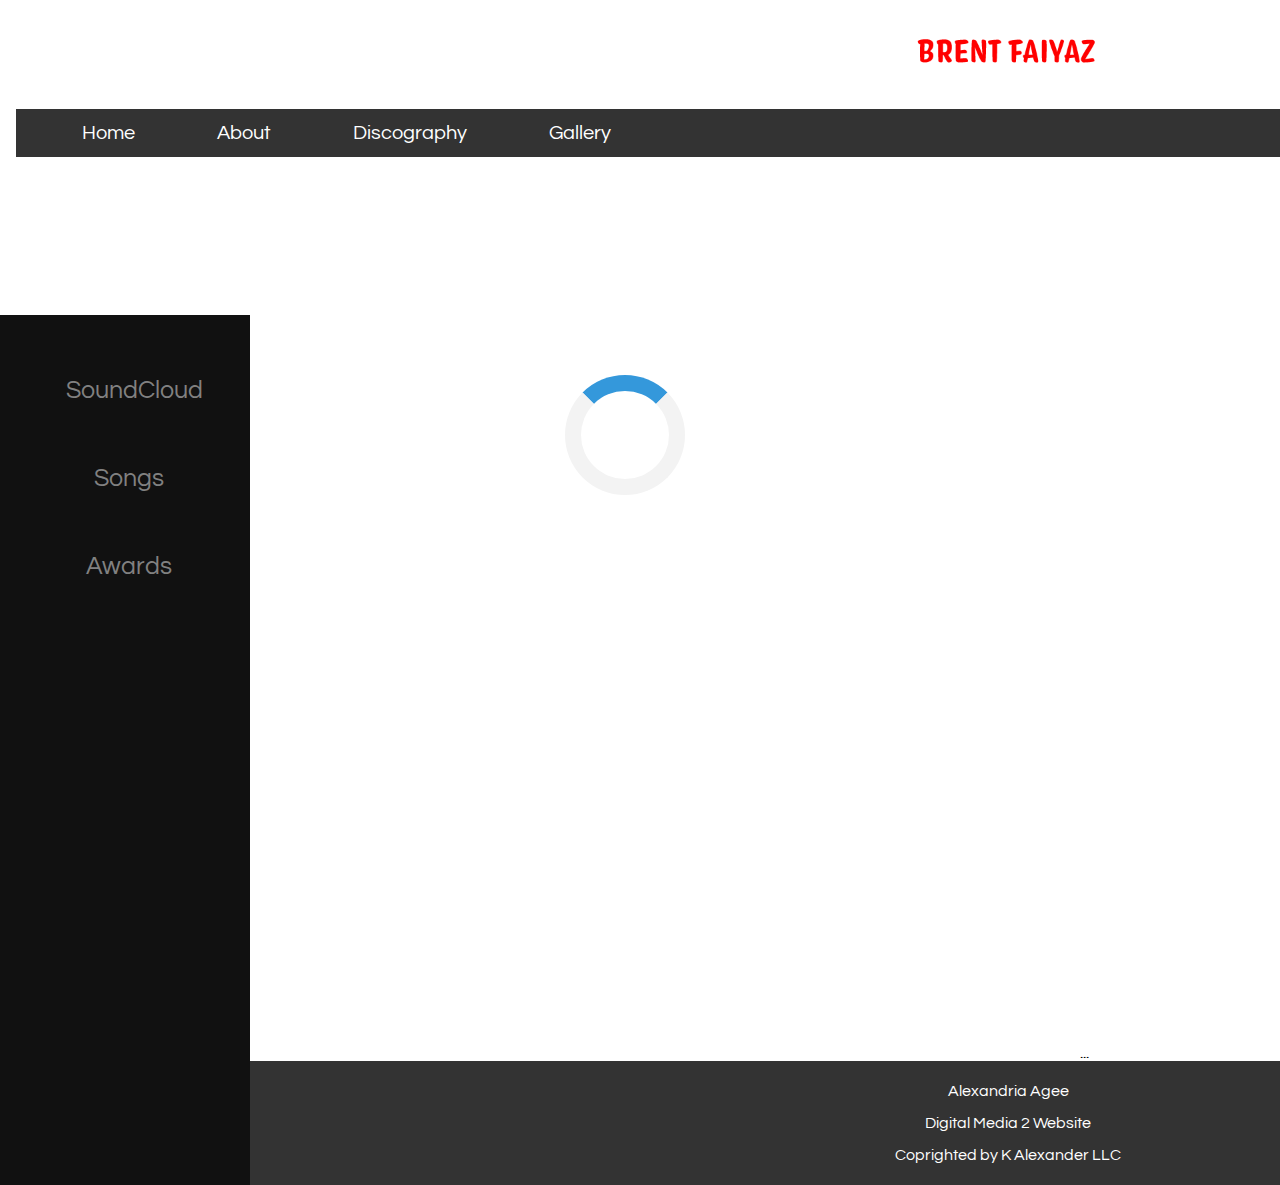
<file: index.html>
<!DOCTYPE html>
<html>
<head>
    <meta charset="UTF-8">
    
    <meta name="viewport" content="width=device-width, initial-scale=1">
    
<style>

    
    /* Center the loader */
#loader {
  position: absolute;
  left: 50%;
  top: 50%;
  z-index: 1;
  width: 150px;
  height: 150px;
  margin: -75px 0 0 -75px;
  border: 16px solid #f3f3f3;
  border-radius: 50%;
  border-top: 16px solid #3498db;
  width: 120px;
  height: 120px;
  -webkit-animation: spin 2s linear infinite;
  animation: spin 2s linear infinite;
}

@-webkit-keyframes spin {
  0% { -webkit-transform: rotate(0deg); }
  100% { -webkit-transform: rotate(360deg); }
}

@keyframes spin {
  0% { transform: rotate(0deg); }
  100% { transform: rotate(360deg); }
}

/* Add animation to "page content" */
.animate-bottom {
  position: relative;
  -webkit-animation-name: animatebottom;
  -webkit-animation-duration: 1s;
  animation-name: animatebottom;
  animation-duration: 1s
}

@-webkit-keyframes animatebottom {
  from { bottom:-100px; opacity:0 } 
  to { bottom:0px; opacity:1 }
}

@keyframes animatebottom { 
  from{ bottom:-100px; opacity:0 } 
  to{ bottom:0; opacity:1 }
}

#myDiv {
  display: none;
  text-align: center;
}
</style>
</head>
<body onload="myFunction()" style="margin:0;">

<div id="loader"></div>

<div style="display:none;" id="myDiv" class="animate-bottom">
  <h2>Welcome</h2>
  <p>This is Brent Faiyaz`s Official Site</p>
</div>

<script>
var myVar;

function myFunction() {
  myVar = setTimeout(showPage, 3000);
}

function showPage() {
  document.getElementById("loader").style.display = "none";
  document.getElementById("myDiv").style.display = "block";
}
</script> 

    
    
<title>SONDER</title>
    
    
    <!-- how to add a stylesheet -->
    <link href="css/about.css" rel="stylesheet" type="text/css">
    
     <link href="https://fonts.googleapis.com/css?family=Questrial&display=swap" rel="stylesheet">
    
    <link href="https://fonts.googleapis.com/css?family=Nunito|Slabo+27px|Staatliches&display=swap" rel="stylesheet">
    
<body>   

    <div class="logo">
        <img src="img/text for site -01.png" alt="place holder" width= "200px">
        </div>
        
<div id="topnav">
    <a href="index.html">Home</a>
    <a href="About.html">About</a>
    <a href="Discography.html">Discography</a>
    <a href="Gallery.html">Gallery</a>
    
        
</div>
    <!-- Header image-->
    <div class="bg"></div>
<div class="sidenav">
  <a href="SoundCloud.html">SoundCloud</a>
  <a href="Songs.html">Songs</a>
  <a href="Awards.html">Awards</a>
  
</div>

<!-- Page content -->
<div class="main">
  ...
</div>

    
    
    
        
    
</body>
    </body>
    
    <footer>
  <p> Alexandria Agee </p>
  <p>Digital Media 2 Website </p>
  <p><emphasis>Coprighted by K Alexander LLC</emphasis> </p>
</footer>

</html>
</file>
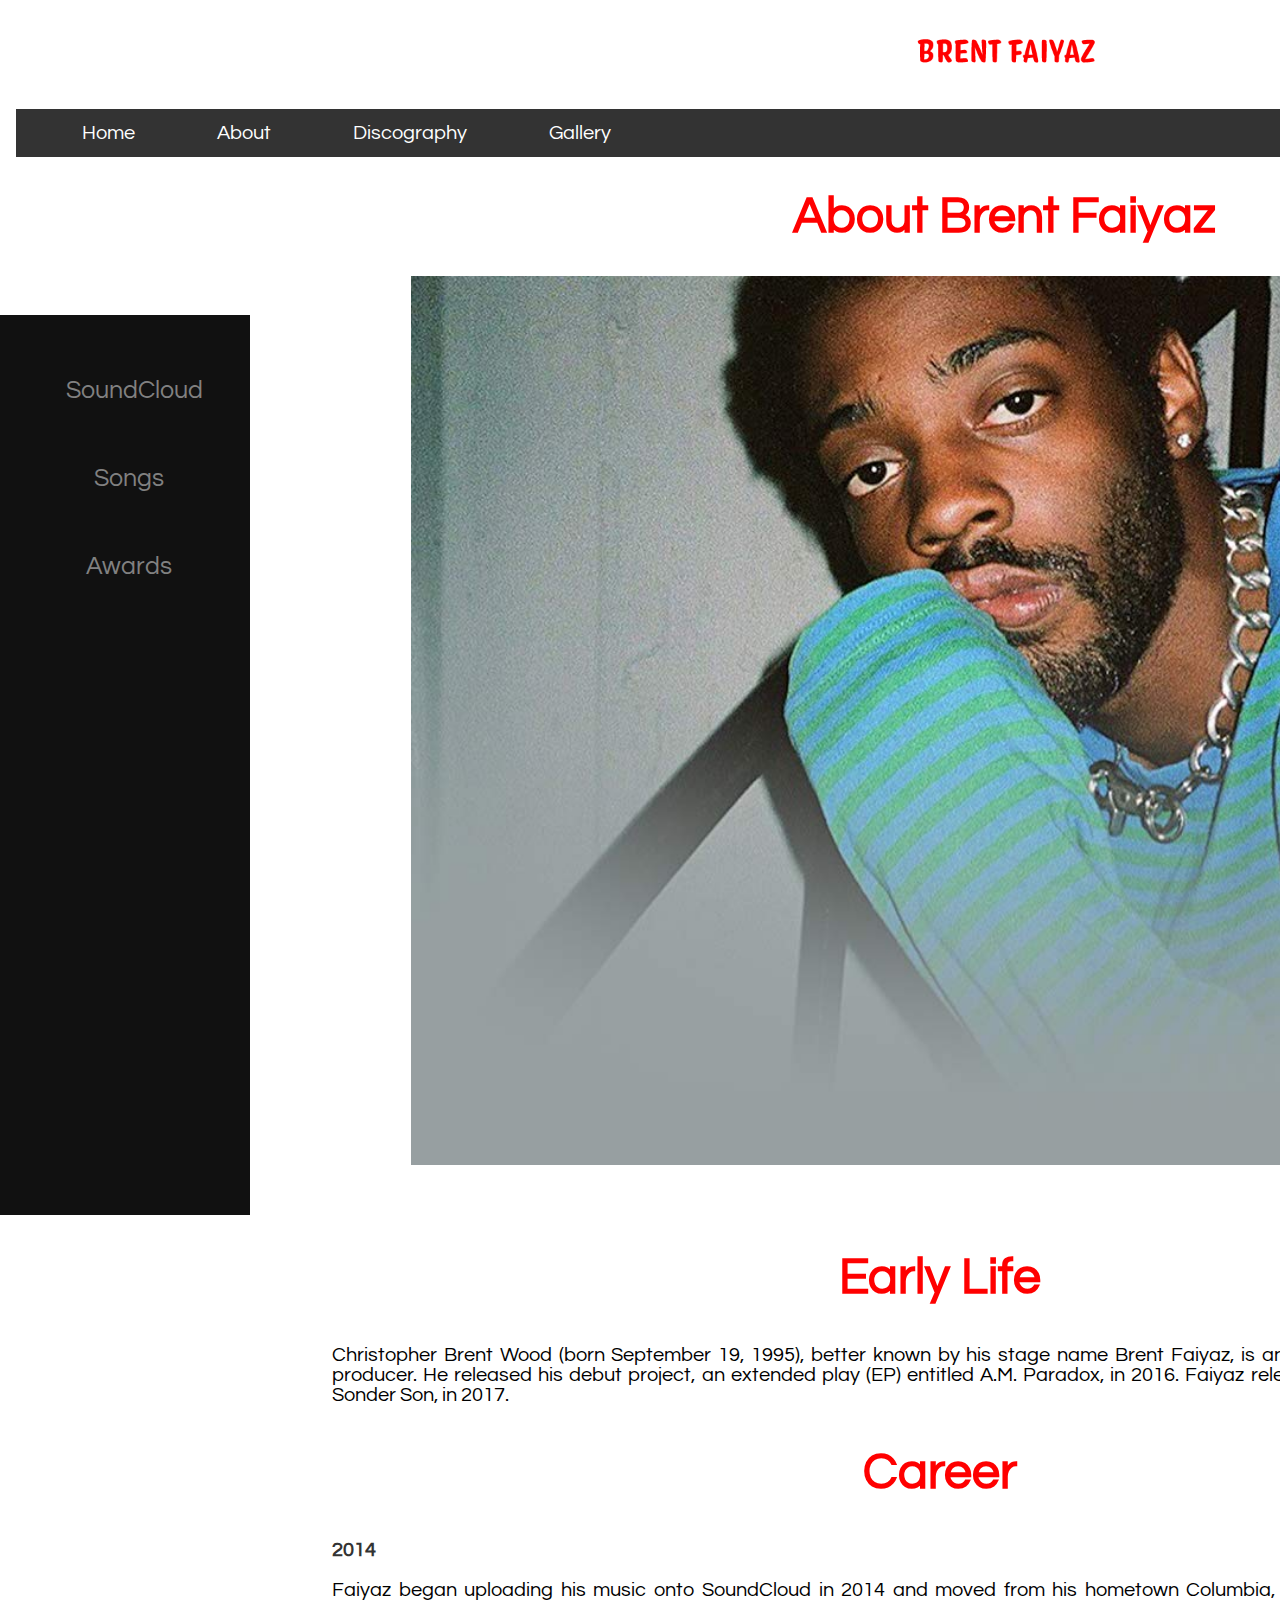
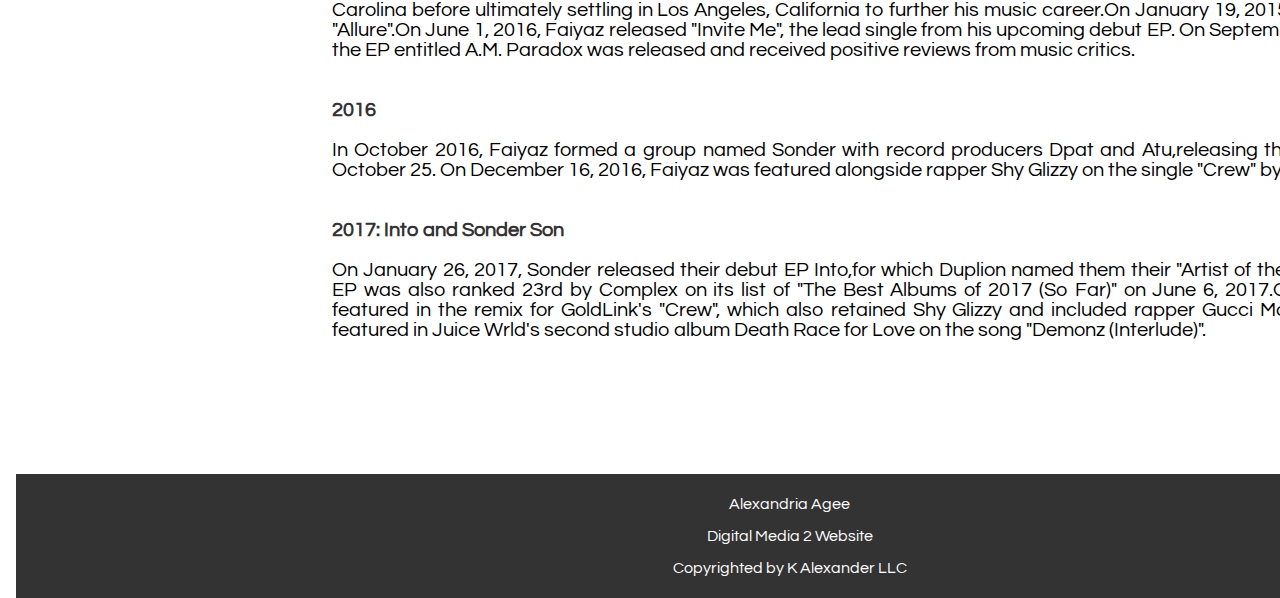
<file: About.html>
<!DOCTYPE html>
<html>
<head>
      <!-- stylesheet -->
    <link href="css/about.css" rel="stylesheet" type="text/css">
    
    <!-- typeface links -->
     <link href="https://fonts.googleapis.com/css?family=Questrial&display=swap" rel="stylesheet">
    
    <link href="https://fonts.googleapis.com/css?family=Nunito|Slabo+27px|Staatliches&display=swap" rel="stylesheet">

    <title>About</title>
</head>

<body>
    <div class="logo">
        <img src="img/text for site -01.png" alt="place holder" width= "200px">
        </div>
        
    <!-- navigation bar -->
    <div id="topnav">
    <a href="index.html">Home</a>
    <a href="About.html">About</a>
    <a href="Discography.html">Discography</a>
    <a href="Gallery.html">Gallery</a>
        
</div>
   <div class="sidenav">
  <a href="SoundCloud.html">SoundCloud</a>
  <a href="Songs.html">Songs</a>
  <a href="Awards.html">Awards</a>
  
</div>

    <h1><strong>About Brent Faiyaz</strong></h1>
       
    
    <!-- header image -->
    <div class = "aboutheader">
        <img src="img/B1uBTNIcB-S._SL1000_.jpg" alt="place holder" width= "60%">
    
    </div>
    <!-- end header image -->
    
   <div class = "aboutheader"> 
    <div id="ul">
    
        <ul>
            <li><strong>Name:</strong> Christopher Brent Wood</li>
            <li><strong>Artist name:</strong> Brent Faiyaz</li>
            <li><strong>Born: </strong>September 19,1995</li>       
            <li><strong>Birth Location: </strong>Columbia, Maryland, U.S</li>
            <li><strong>Genre: </strong>RnB/Hip Hop</li>
            <li><strong>Occupation: </strong>Singer/Record producer</li>
            <li><strong>Instruments: </strong>vocals</li>
            <li><strong>Labels: </strong>Lost Kids</li>
            <li><strong>Associated acts: </strong>Sonder</li>
            <li><strong>Website: </strong>www.brentfaiyaz.com</li>
        </ul>
    </div>
    </div>
    <br>
    <!-- Body text -->
<div class = "paragraph"> 
<h2><strong>Early Life </strong></h2>

    Christopher Brent Wood (born September 19, 1995), better known by his stage name Brent Faiyaz, is an American singer and record producer. He released his debut project, an extended play (EP) entitled A.M. Paradox, in 2016. Faiyaz released his debut studio album, Sonder Son, in 2017. 
    
    
    
    <h2><strong>Career</strong></h2>
        <h3><emphasis>2014</emphasis></h3>
        Faiyaz began uploading his music onto SoundCloud in 2014 and moved from his hometown Columbia, Maryland to Charlotte, North Carolina before ultimately settling in Los Angeles, California to further his music career.On January 19, 2015, he released his debut single "Allure".On June 1, 2016, Faiyaz released "Invite Me", the lead single from his upcoming debut EP. On September 19, 2016, his 21st birthday, the EP entitled A.M. Paradox was released and received positive reviews from music critics.
    <br>
    <br>
        <h3><emphasis>2016</emphasis></h3>
        In October 2016, Faiyaz formed a group named Sonder with record producers Dpat and Atu,releasing their debut single "Too Fast" on October 25. On December 16, 2016, Faiyaz was featured alongside rapper Shy Glizzy on the single "Crew" by rapper GoldLink.
    <br>
    <br>
        <h3><emphasis>2017: Into and Sonder Son</emphasis></h3>
        On January 26, 2017, Sonder released their debut EP Into,for which Duplion named them their "Artist of the Month" for January 2017.The EP was also ranked 23rd by Complex on its list of "The Best Albums of 2017 (So Far)" on June 6, 2017.On June 21, 2017, Faiyaz was featured in the remix for GoldLink's "Crew", which also retained Shy Glizzy and included rapper Gucci Mane.On March 8, 2019, Faiyaz featured in Juice Wrld's second studio album Death Race for Love on the song "Demonz (Interlude)".

    </div>
    
    
</body>
    <br>
    <br>
    <br>
    <br><br>
    <br>
    <br>
    <br>
    <footer>
  <p> Alexandria Agee </p>
  <p>Digital Media 2 Website </p>
  <p><emphasis>Copyrighted by K Alexander LLC</emphasis> </p>
</footer>
</html>
</file>
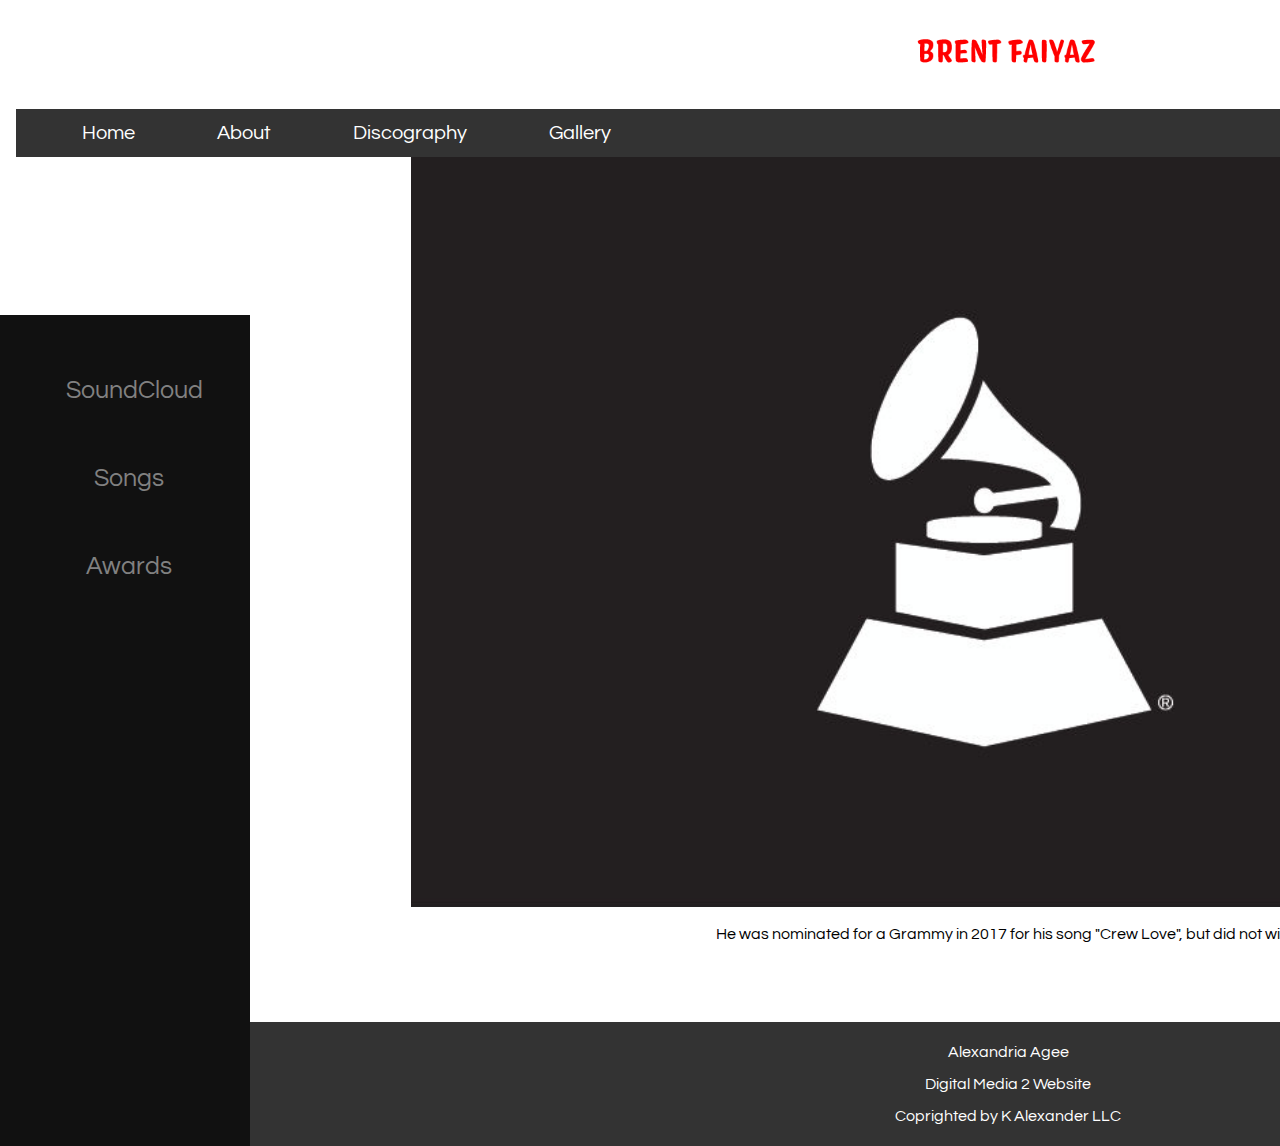
<file: Awards.html>
<!DOCTYPE html>
<html>
<head>
      <!-- stylesheet -->
    <link href="css/about.css" rel="stylesheet" type="text/css">
    
    <!-- typeface links -->
     <link href="https://fonts.googleapis.com/css?family=Questrial&display=swap" rel="stylesheet">
    
    <link href="https://fonts.googleapis.com/css?family=Nunito|Slabo+27px|Staatliches&display=swap" rel="stylesheet">

    <title>About</title>
</head>

<body>
    <div class="logo">
        <img src="img/text for site -01.png" alt="place holder" width= "200px">
        </div>
        
    <!-- navigation bar -->
    <div id="topnav">
    <a href="index.html">Home</a>
    <a href="About.html">About</a>
    <a href="Discography.html">Discography</a>
    <a href="Gallery.html">Gallery</a>
        
</div>
    <div class="sidenav">
  <a href="SoundCloud.html">SoundCloud</a>
  <a href="Songs.html">Songs</a>
  <a href="Awards.html">Awards</a>
  
</div>
     <div class = "aboutheader">
                    
         <img src="img/grammy_gramophone.jpg" alt="place holder" width= "60%">
            
    </div>
    <p>He was nominated for a Grammy in 2017 for 
        his song "Crew Love", but did not win.</p>
    

    
    <br>
    <br>
    <br>
    <br>
   
    <footer>
  <p> Alexandria Agee </p>
  <p>Digital Media 2 Website </p>
  <p><emphasis>Coprighted by K Alexander LLC</emphasis> </p>
</footer>
</file>
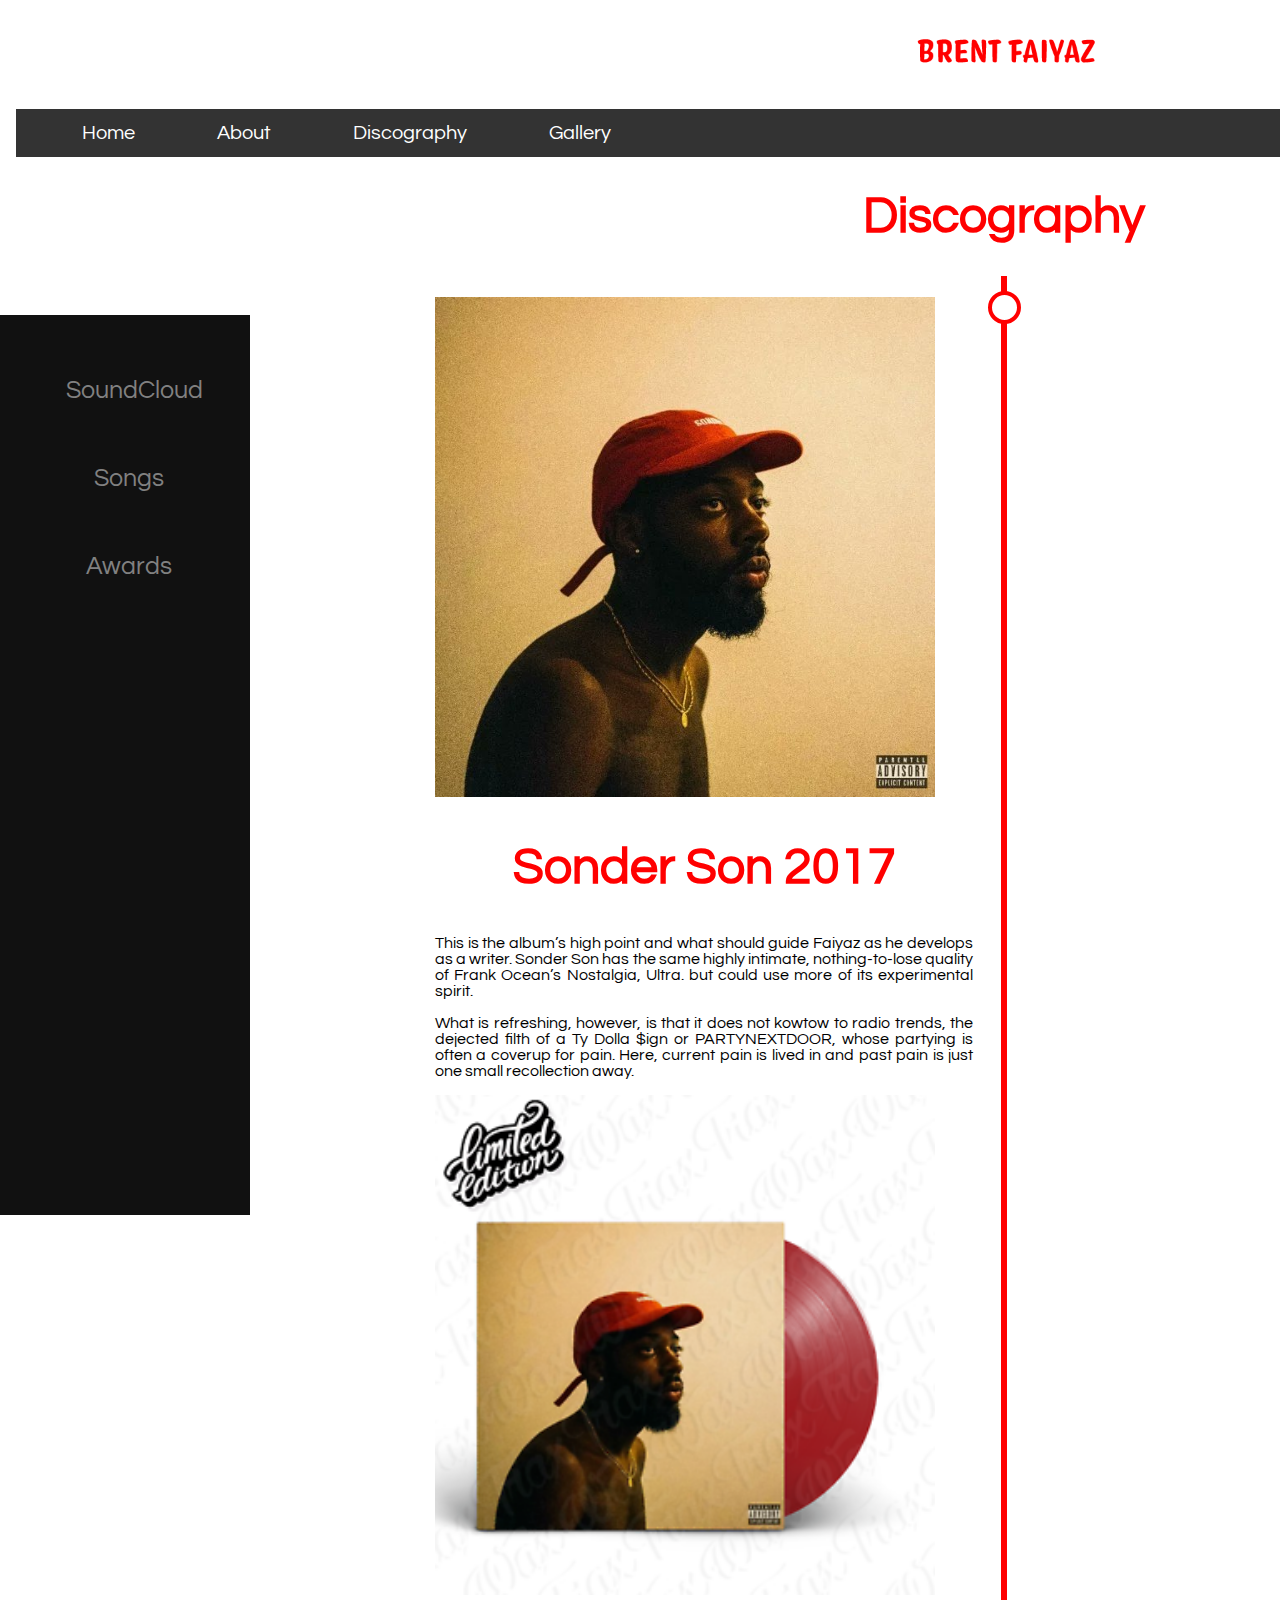
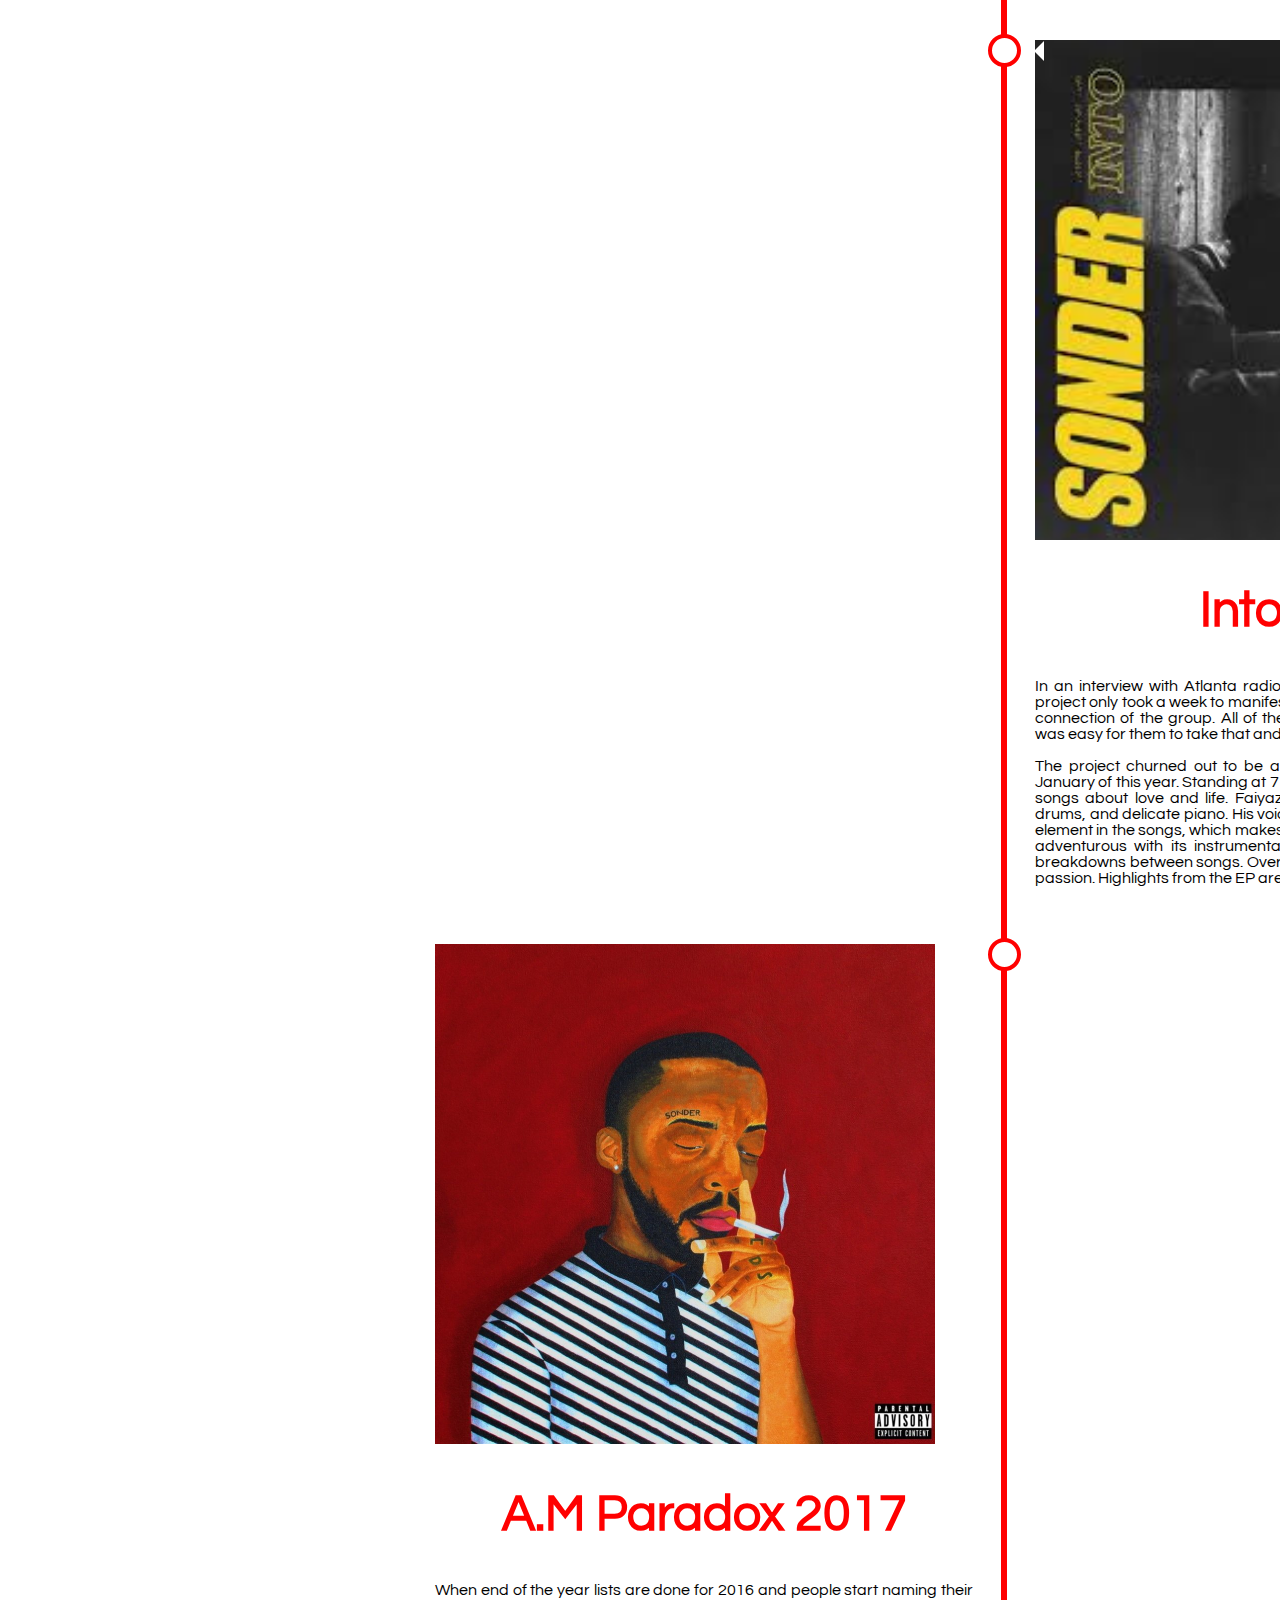
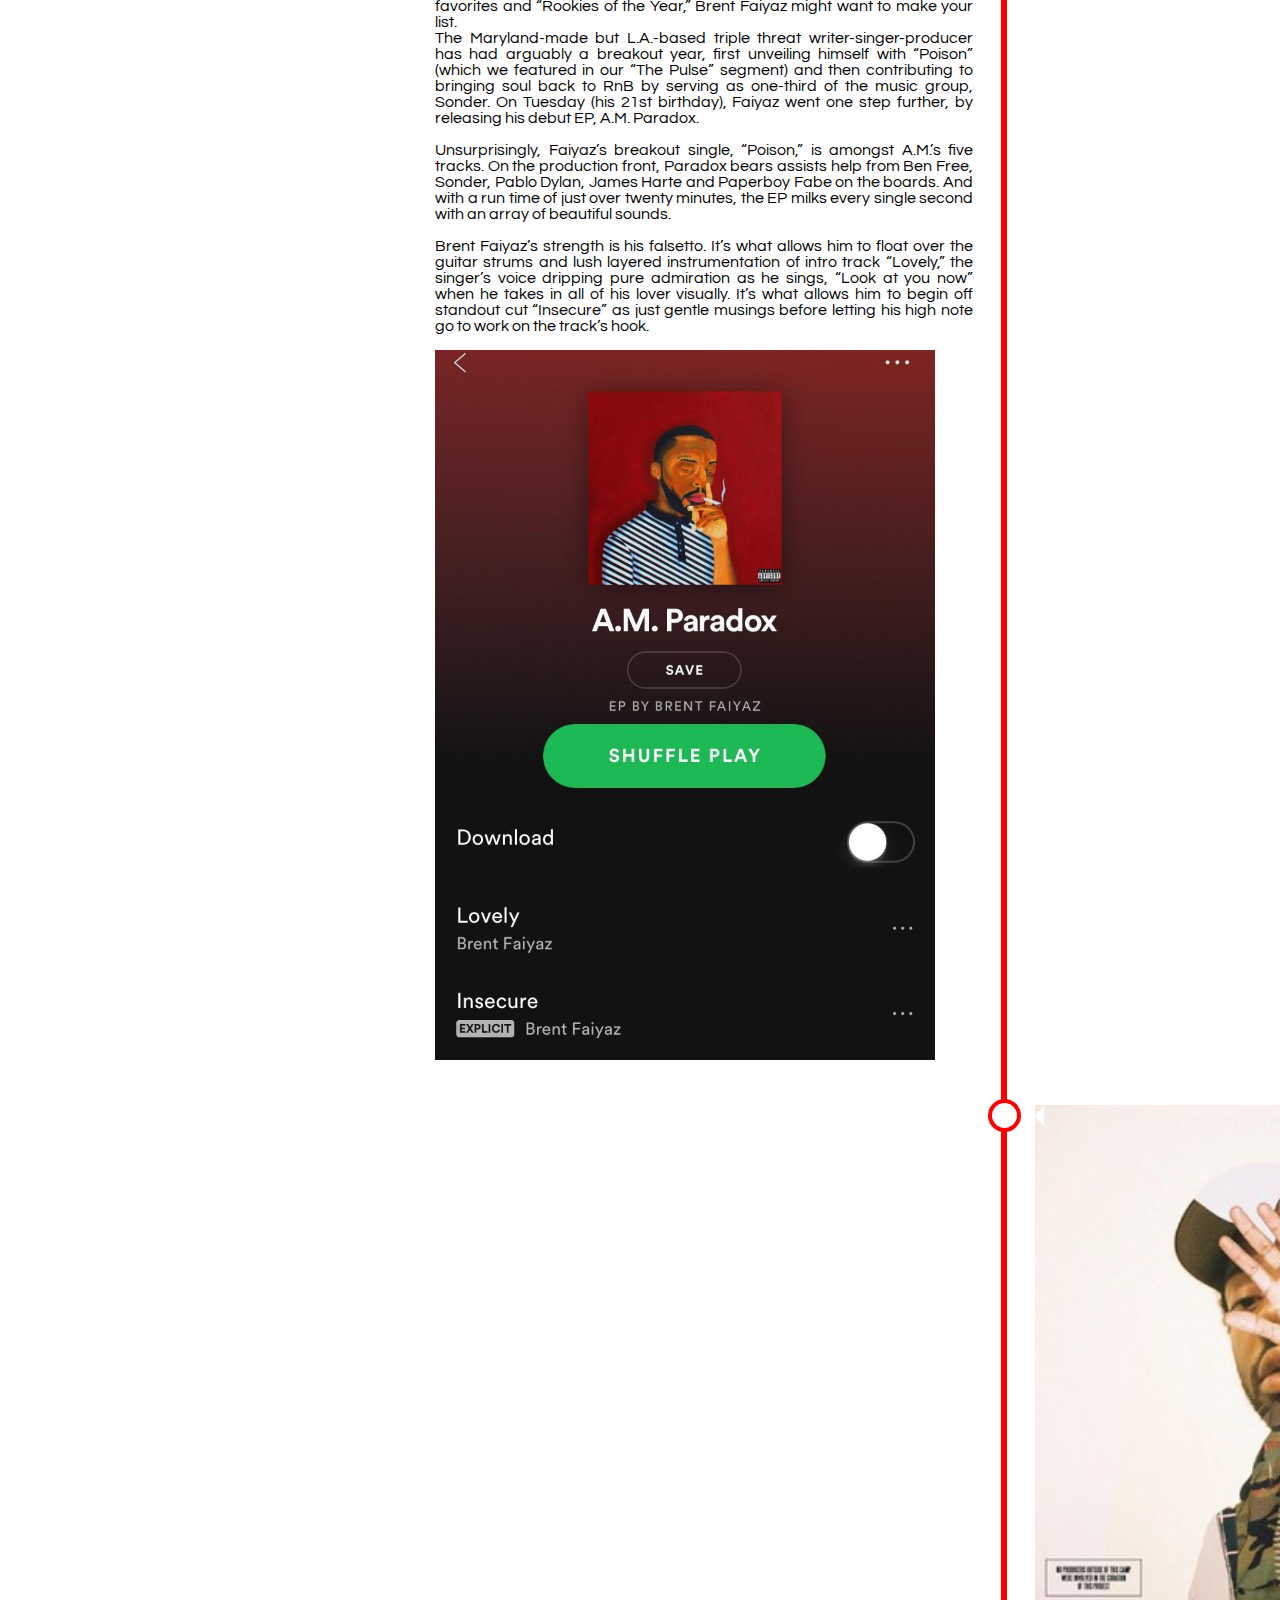
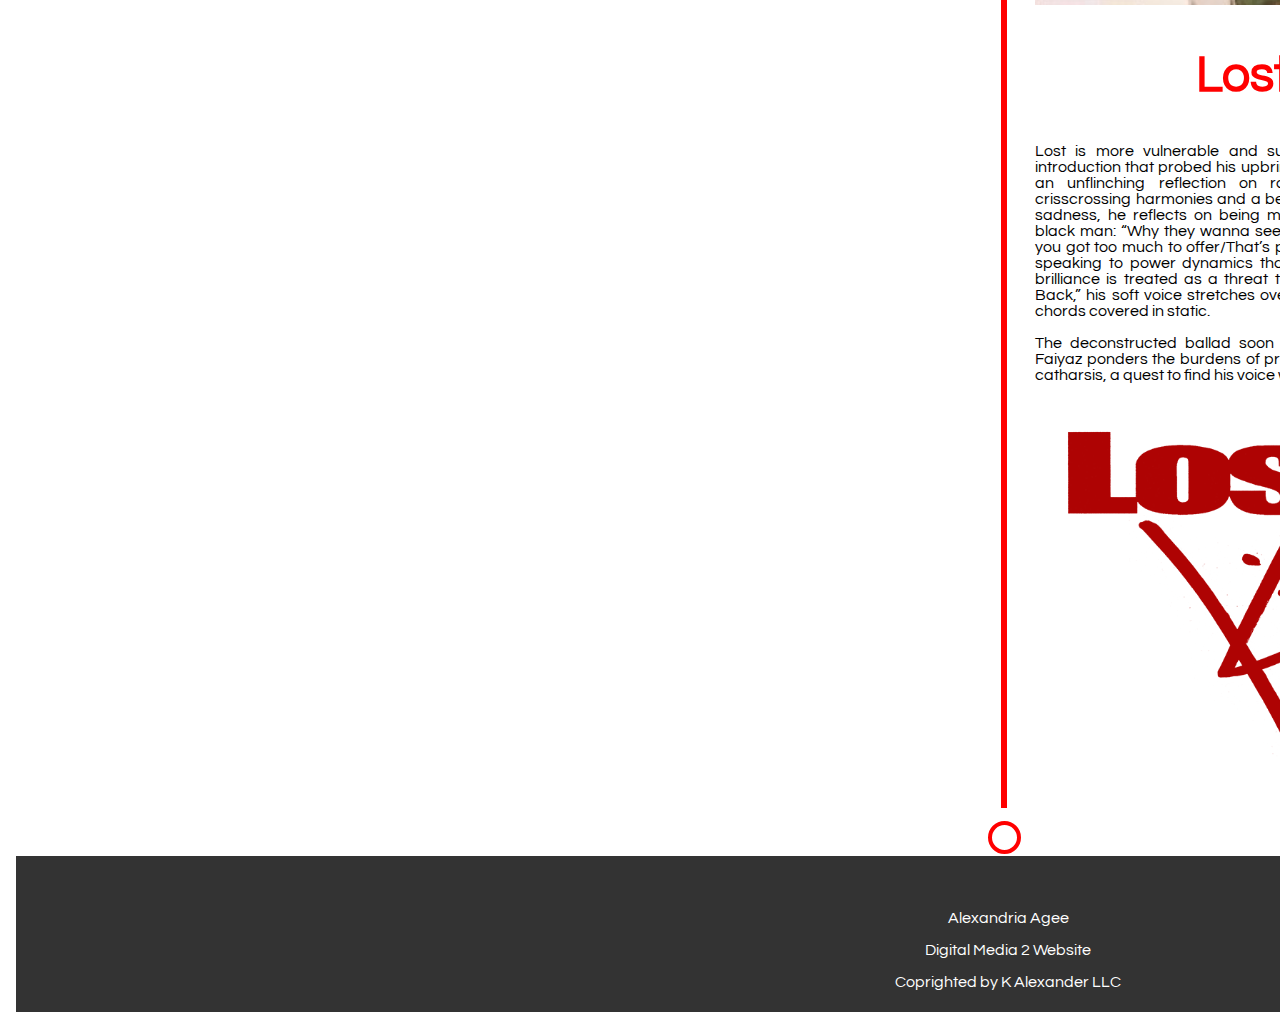
<file: Discography.html>
<!DOCTYPE html>
<html>
<head>
    <link href="css/about.css" rel="stylesheet" type="text/css">
     <link href="css/about.css" rel="stylesheet" type="text/css">
    
     <link href="https://fonts.googleapis.com/css?family=Questrial&display=swap" rel="stylesheet">
    
    <link href="https://fonts.googleapis.com/css?family=Nunito|Slabo+27px|Staatliches&display=swap" rel="stylesheet">
    
<title>Discography</title>

</head>
<body>   
        
    <div class="logo">
        <img src="img/text for site -01.png" alt="place holder" width= "200px">        
    </div>
     <div id="topnav">
         <a href="index.html">Home</a>
         <a href="About.html">About</a>
         <a href="Discography.html">Discography</a>
         <a href="Gallery.html">Gallery</a>
        
    </div>
   <div class="sidenav">
  <a href="SoundCloud.html">SoundCloud</a>
  <a href="Songs.html">Songs</a>
  <a href="Awards.html">Awards</a>
  
</div>

    
    <h1>Discography</h1>
    
    
    
    <div class="timeline">
  <div class="container left">
    <div class="content">
        <img src="img/brent 2.jpg" alt="place holder" width="500px">
      <h2>Sonder Son 2017 </h2>
      <p>This is the album’s high point and what should guide Faiyaz as he develops as a writer. Sonder Son has the same highly intimate, nothing-to-lose quality of Frank Ocean’s Nostalgia, Ultra. but could use more of its experimental spirit. 
          <br>
          <br>
          
    What is refreshing, however, is that it does not kowtow to radio trends, the dejected filth of a Ty Dolla $ign or PARTYNEXTDOOR, whose partying is often a coverup for pain. Here, current pain is lived in and past pain is just one small recollection away.</p>
        <img src="img/s-l300.png" alt="place holder" width="500px">
    </div>
  </div>
  <div class="container right">
    <div class="content">
        <img src="img/images.jpg" alt="place holder" width="500px">
      <h2>Into 2017</h2>
      <p>In an interview with Atlanta radio station, V-103, Faiyaz stated that their project only took a week to manifest because of the instantaneous vibe and connection of the group. All of them have similar musical influences, so it was easy for them to take that and create something. 
          <br>
          <br>
          
    The project churned out to be an EP titled, Into, which was released in January of this year. Standing at 7 tracks long, it’s a journey full of ambitious songs about love and life. Faiyaz sings heavenly over quiet guitars, soft drums, and delicate piano. His voice is always the most attention-grabbing element in the songs, which makes it sound so incredible. The project also is adventurous with its instrumentation; containing a few danceable beat breakdowns between songs. Overall, no song is without purpose, theme, or passion. Highlights from the EP are “Too Fast” and “Searchin.”</p>
    </div>
  </div>
  <div class="container left">
      <div class="content">
        <img src="img/a44315a64dad42882a3c5bcec34d504a.1000x1000x1.jpg" alt="place holder" width="500px">
      <h2>A.M Paradox 2017</h2>
      <p>When end of the year lists are done for 2016 and people start naming their favorites and “Rookies of the Year,” Brent Faiyaz might want to make your list.
<br>
The Maryland-made but L.A.-based triple threat writer-singer-producer has had arguably a breakout year, first unveiling himself with “Poison” (which we featured in our “The Pulse” segment) and then contributing to bringing soul back to RnB by serving as one-third of the music group, Sonder. On Tuesday (his 21st birthday), Faiyaz went one step further, by releasing his debut EP, A.M. Paradox.
<br>
          <br>
Unsurprisingly, Faiyaz’s breakout single, “Poison,” is amongst A.M.’s five tracks. On the production front, Paradox bears assists help from Ben Free, Sonder, Pablo Dylan, James Harte and Paperboy Fabe on the boards. And with a run time of just over twenty minutes, the EP milks every single second with an array of beautiful sounds.
<br>
          <br>
Brent Faiyaz’s strength is his falsetto. It’s what allows him to float over the guitar strums and lush layered instrumentation of intro track “Lovely,” the singer’s voice dripping pure admiration as he sings, “Look at you now” when he takes in all of his lover visually. It’s what allows him to begin off standout cut “Insecure” as just gentle musings before letting his high note go to work on the track’s hook.</p>
    <img src="img/dpye3jfmolm01.jpg" alt="place holder" width="500px">
    </div>
  </div>
  <div class="container right">
    <div class="content">
        <img src="img/brent.jpg" alt="place holder" width="500px">
      <h2>Lost 2018 </h2>
      <p>Lost is more vulnerable and succinct than Sonder Son, a charming introduction that probed his upbringing. It starts on “Why’z It So Hard” with an unflinching reflection on race and injustice. Over complicated crisscrossing harmonies and a beat that seems to droop beneath its own sadness, he reflects on being marginalized and degraded as a young black man: “Why they wanna see me dead?/I ain’t even grown yet/Baby, you got too much to offer/That’s prolly why they want you in a coffin.” He’s speaking to power dynamics that hover like a guillotine and how black brilliance is treated as a threat to white hegemony. During “Came Right Back,” his soft voice stretches over scintillating guitars and uneasy piano chords covered in static.
          <br>
          <br>
    The deconstructed ballad soon disappears into a conversation where Faiyaz ponders the burdens of promise. Lost is a wunderkind’s search for catharsis, a quest to find his voice while battling demons of self-doubt.</p>
        <img src="img/lostkidsred.png" alt="place holder" width="500px">
    </div>
  </div>
  <div class="container left">
      
  </div>
</div>
   
    
    

</body>
    <br>
    <br>
    <br>
    <footer>
        <br>
    <br>
  <p> Alexandria Agee </p>
  <p>Digital Media 2 Website </p>
  <p><emphasis>Coprighted by K Alexander LLC</emphasis> </p>
</footer>
</html>
</file>
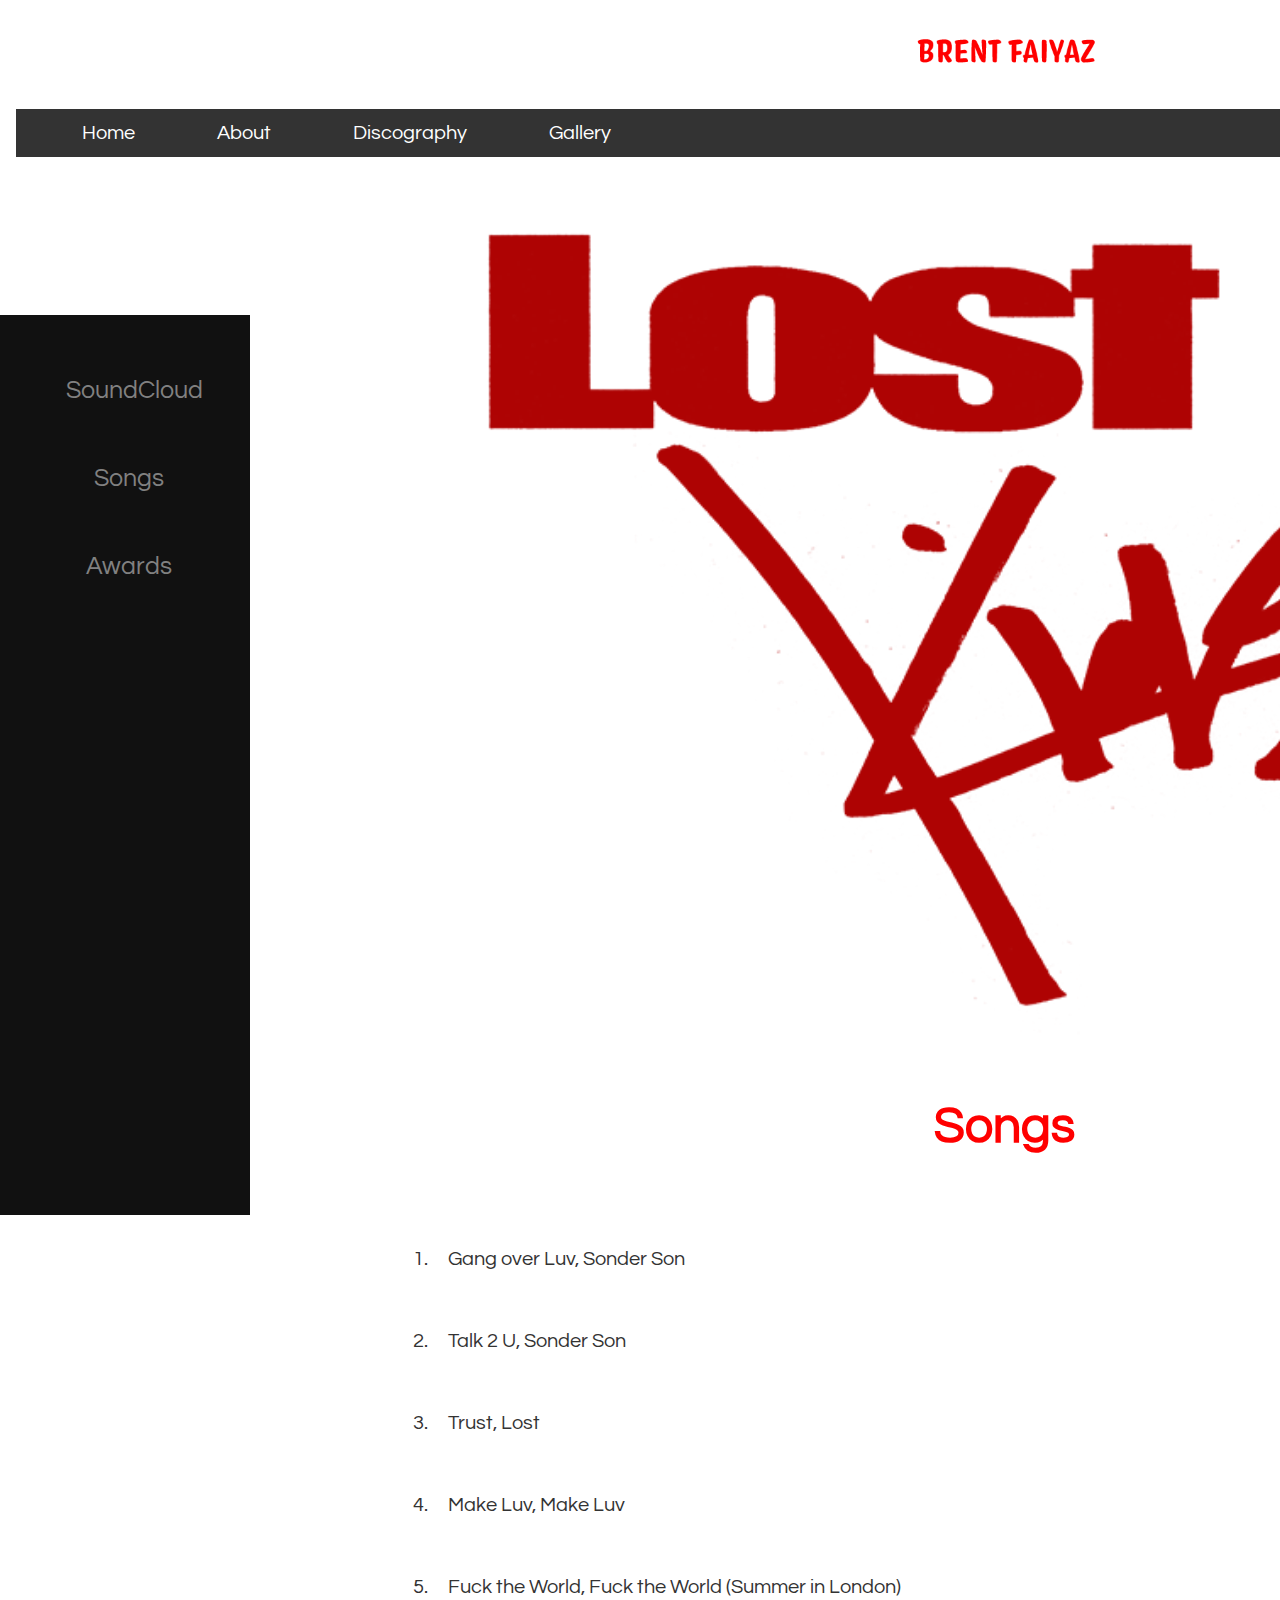
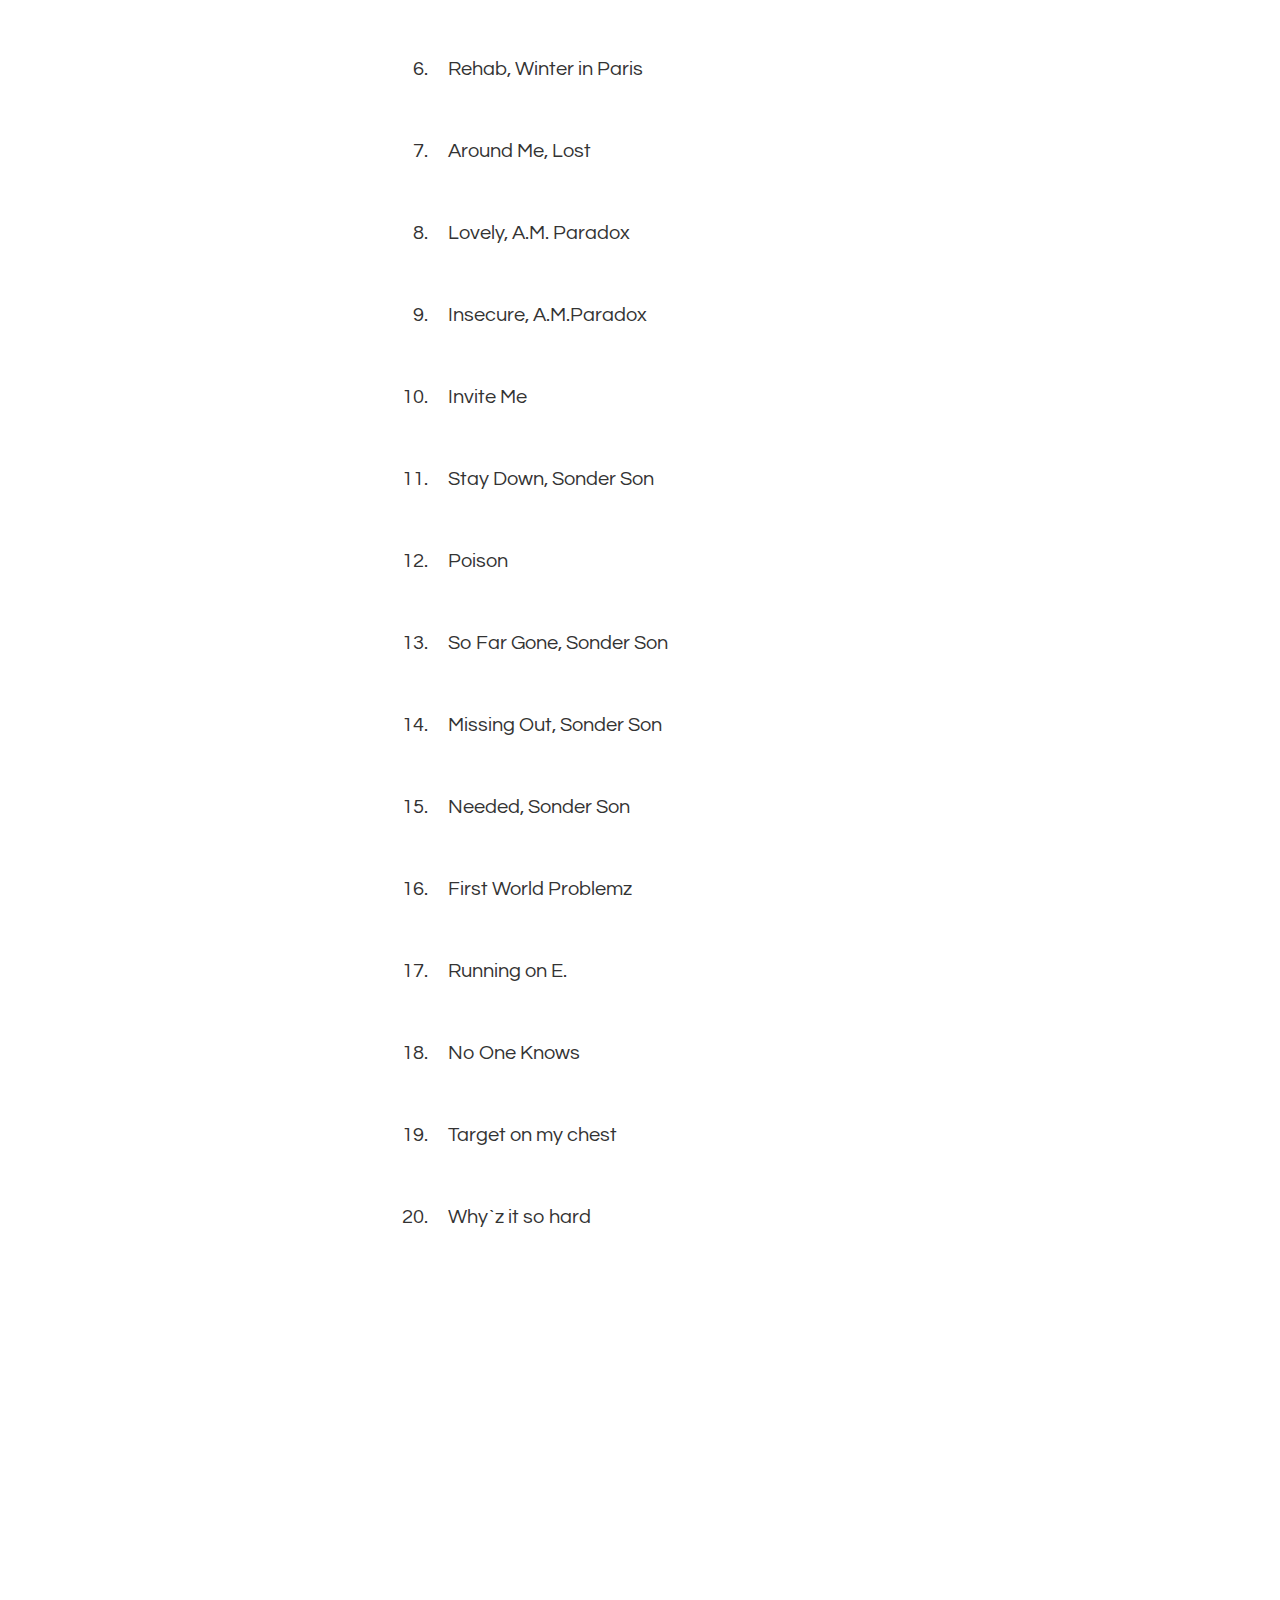
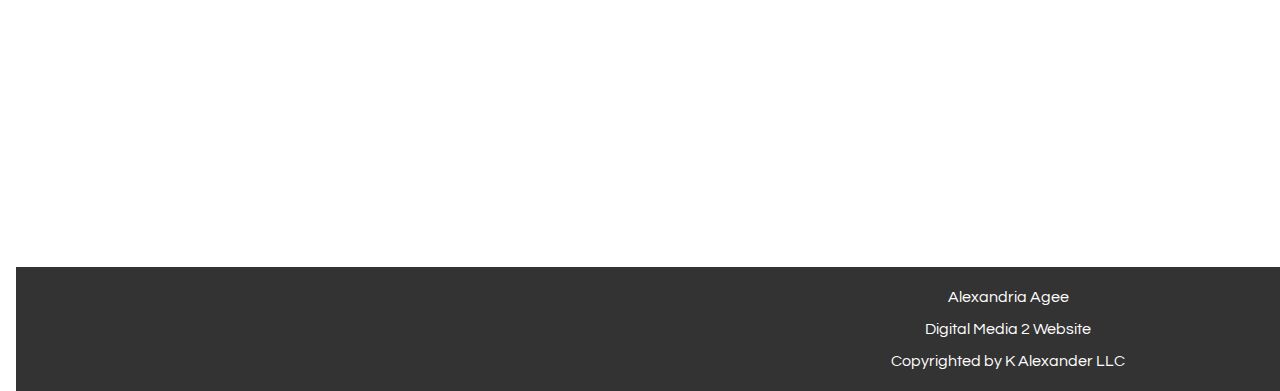
<file: Songs.html>
<!DOCTYPE html>
<html>
<head>
      <!-- stylesheet -->
    <link href="css/about.css" rel="stylesheet" type="text/css">
    
    <!-- typeface links -->
     <link href="https://fonts.googleapis.com/css?family=Questrial&display=swap" rel="stylesheet">
    
    <link href="https://fonts.googleapis.com/css?family=Nunito|Slabo+27px|Staatliches&display=swap" rel="stylesheet">

    <title>About</title>
</head>

<body>
    <div class="logo">
        <img src="img/text for site -01.png" alt="place holder" width= "200px">
        </div>
        
    <!-- navigation bar -->
    <div id="topnav">
    <a href="index.html">Home</a>
    <a href="About.html">About</a>
    <a href="Discography.html">Discography</a>
    <a href="Gallery.html">Gallery</a>
        
</div>
    <div class="sidenav">
  <a href="SoundCloud.html">SoundCloud</a>
  <a href="Songs.html">Songs</a>
  <a href="Awards.html">Awards</a>

</div>
    
     
    
    <!-- header image -->
    <div class = "aboutheader">
        <img src="img/lostkidsred.png" alt="place holder" width= "60%">
            
    </div>
    
    <h1><strong>Songs</strong></h1>
       
    <div id="ol">
    
        <ol>
            <li>Gang over Luv, Sonder Son  </li>
            <li>Talk 2 U, Sonder Son </li>
            <li>Trust, Lost </li>
            <li> Make Luv, Make Luv </li>
            <li>Fuck the World, Fuck the World (Summer in London) </li>
            <li>Rehab, Winter in Paris </li>
            <li>Around Me, Lost</li>
            <li>Lovely, A.M. Paradox</li>
            <li>Insecure, A.M.Paradox</li>
            <li>Invite Me</li>
            <li>Stay Down, Sonder Son </li>
            <li>Poison</li>
            <li>So Far Gone, Sonder Son </li>
            <li>Missing Out, Sonder Son </li>
            <li>Needed, Sonder Son </li>
            <li>First World Problemz</li>
            <li>Running on E.</li>
            <li>No One Knows </li>
            <li>Target on my chest</li>
            <li>Why`z it so hard</li>
            
            
            
        </ol>
    </div>
    <br>
    <br>
    <br>
    <br><br>
    <br>
    <br>
    <br>
    <footer>
  <p> Alexandria Agee </p>
  <p>Digital Media 2 Website </p>
  <p><emphasis>Copyrighted by K Alexander LLC</emphasis> </p>
</footer>

    </body>
</html>
</file>
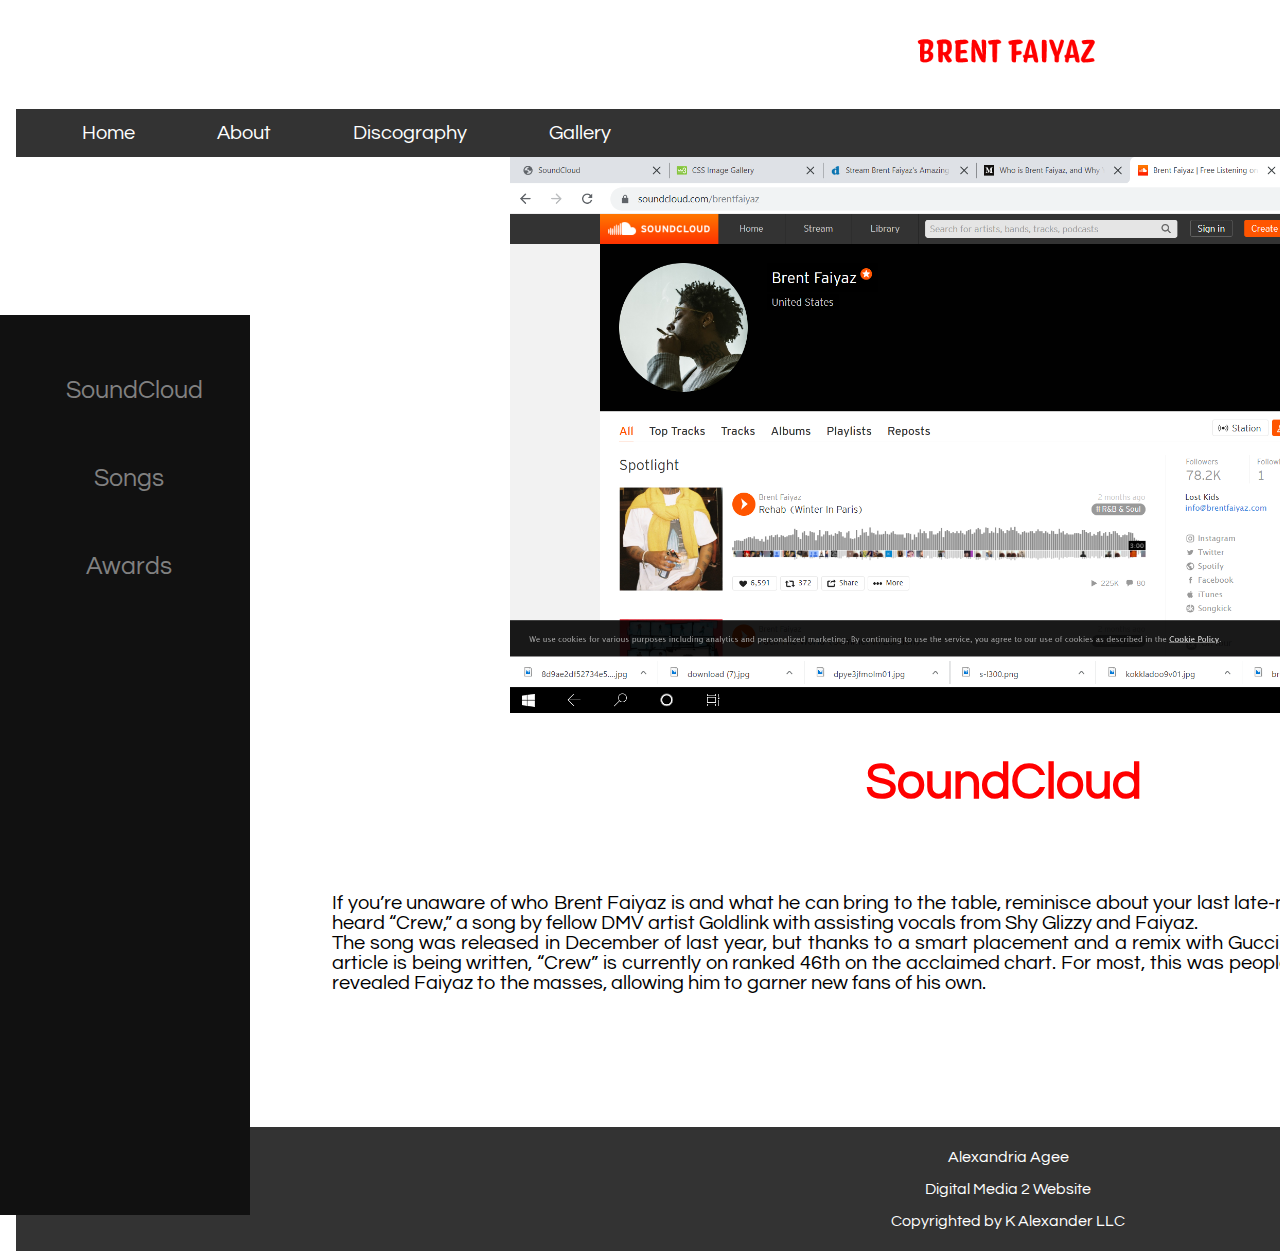
<file: SoundCloud.html>
<!DOCTYPE html>
<html>
<head>
      <!-- stylesheet -->
    <link href="css/about.css" rel="stylesheet" type="text/css">
    
    <!-- typeface links -->
     <link href="https://fonts.googleapis.com/css?family=Questrial&display=swap" rel="stylesheet">
    
    <link href="https://fonts.googleapis.com/css?family=Nunito|Slabo+27px|Staatliches&display=swap" rel="stylesheet">

    <title>SoundCloud</title>
</head>

<body>
    <div class="logo">
        <img src="img/text for site -01.png" alt="place holder" width= "200px">
        </div>
        
    <!-- navigation bar -->
    <div id="topnav">
    <a href="index.html">Home</a>
    <a href="About.html">About</a>
    <a href="Discography.html">Discography</a>
    <a href="Gallery.html">Gallery</a>
        
</div>
    <div class="sidenav">
  <a href="SoundCloud.html">SoundCloud</a>
  <a href="Songs.html">Songs</a>
  <a href="Awards.html">Awards</a>
  
</div>
  <div class = "aboutheader">
        <img src="img/Screenshot (5).png" alt="place holder" width="50%">
    <br>
    </div>
    <h2>SoundCloud</h2>
    <br>
    <div class = "paragraph">
    <paragraph>
        If you’re unaware of who Brent Faiyaz is and what he can bring to the table, reminisce about your last late-night car ride, or the last party you went to. You may have heard “Crew,” a song by fellow DMV artist Goldlink with assisting vocals from Shy Glizzy and Faiyaz. 
        
        <br>
        The song was released in December of last year, but thanks to a smart placement and a remix with Gucci Mane, it’s been slowly rising on the Billboard 100. As this article is being written, “Crew” is currently on ranked 46th on the acclaimed chart. For most, this was people’s initial introduction to Brent Faiyaz. This unforeseen hit revealed Faiyaz to the masses, allowing him to garner new fans of his own.
    </paragraph>
    </div>
    
    <br>
    <br>
    <br>
    <br><br>
    <br>
    <br>
    <br>
    <footer>
  <p> Alexandria Agee </p>
  <p>Digital Media 2 Website </p>
  <p><emphasis>Copyrighted by K Alexander LLC</emphasis> </p>
</footer>
    
    </body>
</html>
</file>
<file: css/about.css>
ul {
	font-family: "Questrial", sans-serif;
    float: right;
    color: #333;
    text-align: justify;
    padding: 6px 8px 6px 16px;
    margin-left: 50px;
    margin-bottom: 500px;
    
    
}
ol {
	font-family: "Questrial", sans-serif;
    float: center;
    color: #333;
    text-align: justify;
    padding: 6px 8px 6px 16px;
    margin-left: 400px;
    margin-bottom: 500px;
    
    
}



li{
    font-size: 20px;
    font-family: "Questrial", sans-serif;
    padding: 6px 8px 6px 16px;
    margin-top:50px;

    
}

.paragraph {
    font-family: "Questrial",sans-serif;
    margin-right:200px;
    margin-left:300px;
    font-size: 20px;
    background-color: white;
    float: center;
    text-align: justify;
    padding: 6px 8px 6px 16px;
    margin-top:20px;
    
}

body{
   font-family: "Questrial",sans-serif;
    background-color: white;
    display: red;
    font size: 20px;
    text-align: center;
    margin:50px;
    width: 2000px;
    padding: 6px 8px 6px 16px;
  
 
}

.{
    font-family: "Questrial",sans-serif;
    font-size: 20px;
    text-align: right;
    float: center;
    
}



h1{
   font-family: "Questrial",sans-serif;
   text-align: center;
   color: red;
   font-size: 50px;
    
    }
h2{
   font-family: "Questrial",sans-serif;
   text-align: center;
   color: red;
    font-size: 50px;
    
    }
h3{
   font-family: "Questrial",sans-serif;
   text-align: left;
   color:#333;
    font-size: 20px;
    
    }

/*Home page image*/
body, html {
  height: 100%;
  margin: 0;
}

.bg {
  /* The image used */
  background-image: url("https://image-cdn.hypb.st/https%3A%2F%2Fhypebeast.com%2Fimage%2F2019%2F07%2Fbrent-faiyaz-fuck-the-world-summer-in-london-single-stream-001.jpg?q=90&w=1400&cbr=1&fit=max");

    

  /* Full height */
  height: 100%; 

  /* Center and scale the image nicely */
  background-position: center;
  background-repeat: no-repeat;
  background-size: cover;
}




#topnav {
  background-color: #333;
  overflow: hidden;
  float: center;
      
}

/* Style the links inside the navigation bar */
#topnav a {
  float: left;
  color: white;
  text-align: center;
  padding: 14px 16px;
  text-decoration: none;
  font-size: 20px;
  margin-left: 50px;


}

/* Change the color of links on hover */
#topnav a:hover {
  background-color:red;
  color: white;
}

/* Add a color to the active/current link */
#topnav a.active {
  background-color: green;
  color: white;
}


.aboutheader{
   float:center; 
    }



.gallery {
    margin: inherit;
    padding: 0px;
    margin-left: 100px
  
}
.gallery:hover {
  
}

.gallery img {
  width: 30%;
  height: auto;
  float: left;
  padding: 20px;
  margin-left: 200px;
}



.gallery2 {
  margin-left:100px;
  margin-right: 50px;
  margin-bottom: 50px;
  float: center;
  width: 100%;
    background-color: lightslategray;
    
}
.gallery2:hover {
  border: 1px solid #777;
}

.gallery2 img {
  width: 20%;
  height: auto;
  float: center;
  padding: 40px;
    margin-right: 200px;
}

video{
    float: center;
    
}
.desc {
  font-family: "Questrial",sans-serif;
  padding: 15px;
  text-align: center;
  float: center;
}

.logo {
    float: center;
    text-align: center;
    
}

.homeimg{
    float: center;
    width: 100%;
}


.column {
  float: left;
  width: 50%;
}

/* Clear floats after the columns */
.row:after {
  content: "";
  display: table;
  clear: both;
}

.dot {
  height: 75px;
  width: 75px;
  background-color: red;
  border-radius: 50%;
  display: inline-block;
}


.loader {
  border: 16px solid #f3f3f3; /* Light grey */
  border-top: 16px solid #3498db; /* Blue */
  border-radius: 50%;
  width: 120px;
  height: 120px;
  animation: spin 2s linear infinite;
}

@keyframes spin {
  0% { transform: rotate(0deg); }
  100% { transform: rotate(360deg); }
}

/*Start of Discography timeline*/

* {
  box-sizing: border-box;
}


/* The actual timeline (the vertical ruler) */
.timeline {
  position: relative;
  max-width: 1200px;
  margin: 0 auto;
}

/* The actual timeline (the vertical ruler) */
.timeline::after {
  content: '';
  position: absolute;
  width: 6px;
  background-color: red;
  top: 0;
  bottom: 0;
  left: 50%;
  margin-left: -3px;
}

/* Container around content */
.container {
  padding: 1px 1px;
  position: relative;
  background-color: inherit;
  width: 50%;
  text-align: justify;
}

/* The circles on the timeline */
.container::after {
  content: '';
  position: absolute;
  width: 25px;
  height: 25px;
  right: -17px;
  background-color: white;
  border: 4px solid red;
  top: 15px;
  border-radius: 50%;
  z-index: 1;
}

/* Place the container to the left */
.left {
  left: 0;
}

/* Place the container to the right */
.right {
  left: 50%;
}

/* Add arrows to the left container (pointing right) */
.left::before {
  content: " ";
  height: 0;
  position: absolute;
  top: 22px;
  width: 0;
  z-index: 1;
  right: 30px;
  border: medium solid white;
  border-width: 10px 0 10px 10px;
  border-color: transparent transparent transparent white;
}

/* Add arrows to the right container (pointing left) */
.right::before {
  content: " ";
  height: 0;
  position: absolute;
  top: 22px;
  width: 0;
  z-index: 1;
  left: 30px;
  border: medium solid white;
  border-width: 10px 10px 10px 0;
  border-color: transparent white transparent transparent;
}

/* Fix the circle for containers on the right side */
.right::after {
  left: -16px;
}

/* The actual content */
.content {
  padding: 20px 30px;
  background-color: white;
  position:sticky ;
  border-radius: 6px;
  
}

/* Media queries - Responsive timeline on screens less than 600px wide */
@media screen and (max-width: 600px) {
  /* Place the timelime to the left */
  .timeline::after {
  left: 31px;
  }
  
  /* Full-width containers */
  .container {
  width: 100%;
  padding-left: 50px;
  padding-right: 25px;
  }
  
  /* Make sure that all arrows are pointing leftwards */
  .container::before {
  left: 60px;
  border: medium solid white;
  border-width: 10px 10px 10px 0;
  border-color: transparent white transparent transparent;
  }

  /* Make sure all circles are at the same spot */
  .left::after, .right::after {
  left: 15px;
  }
  
  /* Make all right containers behave like the left ones */
  .right {
  left: 0%;
  }
}

/* The sidebar menu */
.sidenav {
  height: 100%; /* Full-height: remove this if you want "auto" height */
  width: 250px; /* Set the width of the sidebar */
  position:fixed; /* Fixed Sidebar (stay in place on scroll) */
  z-index: 1; /* Stay on top */
  top: 0; /* Stay at the top */
  left: 0;
  background-color: #111; /* Black */
  overflow-x: hidden; /* Disable horizontal scroll */
  margin-top: 315px;
  padding-top: 6px;
}

/* The navigation menu links */
.sidenav a {
  padding: 6px 8px 6px 16px;
  text-decoration: none;
  font-size: 25px;
  color: #818181;
  display: block;
  margin-left: 50px;
  margin-right: 50px;
  margin-top: 50px;
  text-rendering: optimizeLegibility;
}

/* When you mouse over the navigation links, change their color */
.sidenav a:hover {
  color: red;
}

/* Style page content */
.main {
  margin-left: 160px; /* Same as the width of the sidebar */
  padding: 0px 10px;
}

/* On smaller screens, where height is less than 450px, change the style of the sidebar (less padding and a smaller font size) */
@media screen and (max-height: 450px) {
  .sidenav {padding-top: 15px;}
  .sidenav a {font-size: 18px;}
}

footer {
  display: block;
  background-color: #333;
  color: white;
  padding: 6px 8px 6px 16px;
    
    width: 100%;
    
}
</file>
